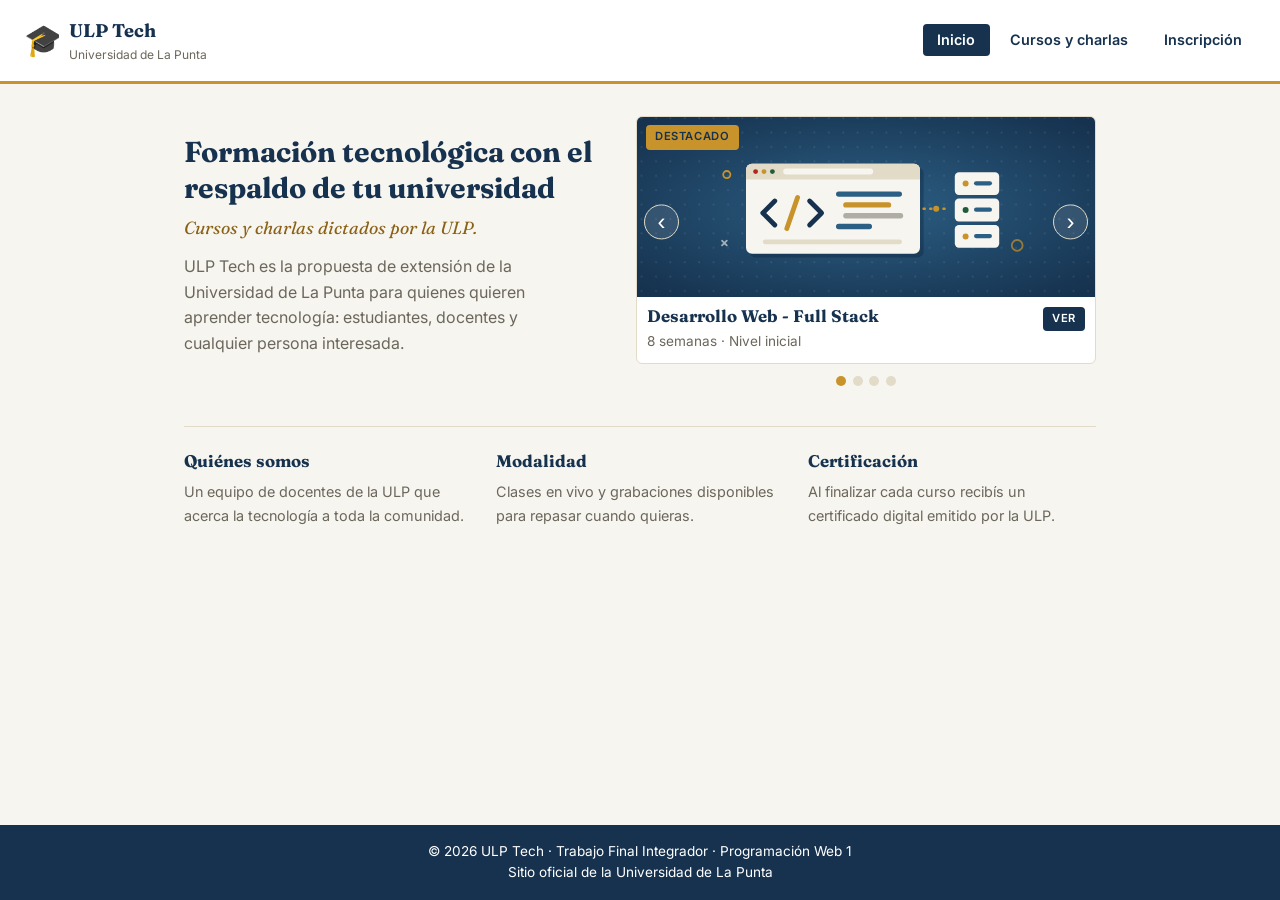
<file: index.html>
<!DOCTYPE html>
<html lang="es">

<head>
    <meta charset="UTF-8">
    <meta name="viewport" content="width=device-width, initial-scale=1.0">
    <title>ULP Tech | Inicio</title>
    <link rel="preconnect" href="https://fonts.googleapis.com">
    <link rel="preconnect" href="https://fonts.gstatic.com" crossorigin>
    <link
        href="https://fonts.googleapis.com/css2?family=Fraunces:wght@500;600&family=Inter:wght@400;500;600&display=swap"
        rel="stylesheet">
    <link rel="stylesheet" href="css/estilos.css">
    <link rel="icon" href="img/favicon.svg" type="image/svg+xml">
    
    <script src="js/carrusel.js" defer></script>
    <script src="js/menu.js" defer></script>
</head>

<body>
    <header class="encabezado">
        <a class="marca" href="index.html">
            <img class="marca-icono" src="img/favicon.svg" alt="">
            <span class="marca-texto">
                <strong>ULP Tech</strong>
                <small>Universidad de La Punta</small>
            </span>
        </a>

        <button class="menu-boton" id="menu-boton" type="button" aria-label="Abrir menú" aria-expanded="false"
            aria-controls="menu-principal">
            ☰
        </button>

        <!-- Menú común a las 3 páginas: aria-current="page" marca la página activa -->
        <nav class="menu" id="menu-principal" aria-label="Menú principal">
            <ul>
                <li><a href="index.html" aria-current="page">Inicio</a></li>
                <li><a href="contenido.html">Cursos y charlas</a></li>
                <li><a href="contacto.html">Inscripción</a></li>
            </ul>
        </nav>
    </header>
    <main class="contenido-pagina">

        <section class="hero">
            <div class="hero-texto">
                <h1>Formación tecnológica con el respaldo de tu universidad</h1>
                <p class="eslogan">Cursos y charlas dictados por la ULP.</p>
                <p>ULP Tech es la propuesta de extensión de la Universidad de La Punta para quienes
                    quieren aprender tecnología: estudiantes, docentes y cualquier persona interesada.</p>
            </div>

            <!-- Carrusel: el contenido inicial coincide con el primer curso de carrusel.js, así la página se ve completa antes de que cargue el JS -->
            <section class="carrusel" aria-label="Cursos destacados">
                <div class="carrusel-visor">
                    <button class="carrusel-boton" id="btn-anterior" type="button"
                        aria-label="Curso anterior">‹</button>

                    <figure class="carrusel-figura">
                        <span id="carrusel-etiqueta" class="carrusel-etiqueta oculto"></span>
                        <img id="imagen-carrusel" src=""
                            alt="">
                        <figcaption>
                            <div class="carrusel-cabecera">
                                <h2 id="titulo-carrusel"></h2>
                                <a class="enlace-ver" id="enlace-ver" href="">VER</a>
                            </div>
                            <p id="descripcion-carrusel"></p>
                        </figcaption>
                    </figure>

                    <button class="carrusel-boton" id="btn-siguiente" type="button"
                        aria-label="Curso siguiente">›</button>
                </div>

                <!-- Los puntos indicadores los crea carrusel.js con createElement() -->
                <div class="carrusel-indicadores" id="indicadores-carrusel" aria-hidden="true"></div>
            </section>
        </section>

        <section class="tarjetas">
            <article class="tarjeta">
                <h2>Quiénes somos</h2>
                <p>Un equipo de docentes de la ULP que acerca la tecnología a toda la comunidad.</p>
            </article>
            <article class="tarjeta">
                <h2>Modalidad</h2>
                <p>Clases en vivo y grabaciones disponibles para repasar cuando quieras.</p>
            </article>
            <article class="tarjeta">
                <h2>Certificación</h2>
                <p>Al finalizar cada curso recibís un certificado digital emitido por la ULP.</p>
            </article>
        </section>

    </main>
    <footer class="pie">
        <p>© 2026 ULP Tech · Trabajo Final Integrador · Programación Web 1</p>
        <p><a href="https://www.ulp.edu.ar" target="_blank" rel="noopener">Sitio oficial de la Universidad de La
                Punta</a></p>
    </footer>
</body>

</html>
</file>
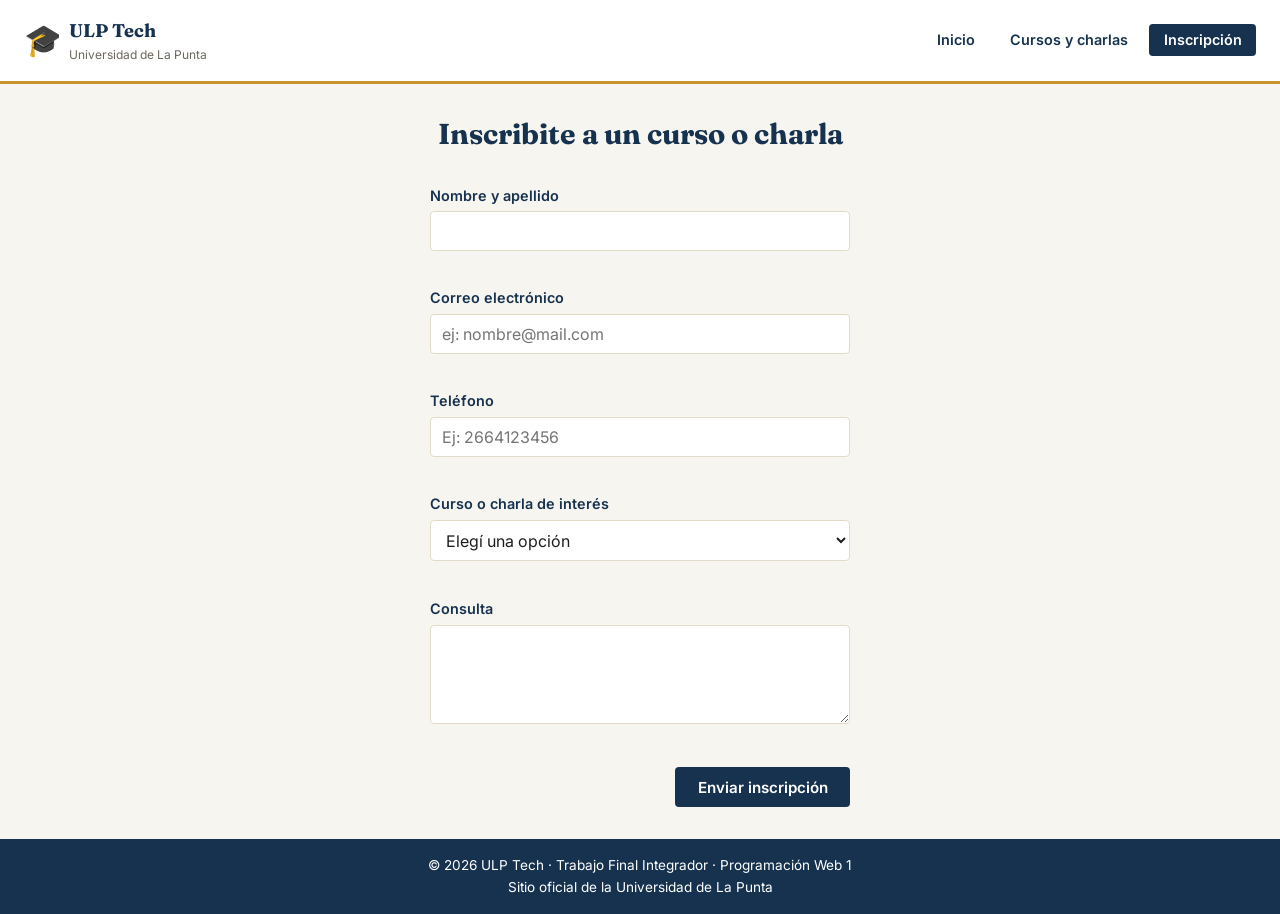
<file: contacto.html>
<!DOCTYPE html>
<html lang="es">

<head>
    <meta charset="UTF-8">
    <meta name="viewport" content="width=device-width, initial-scale=1.0">
    <title>ULP Tech | Inscripción</title>
    <link rel="preconnect" href="https://fonts.googleapis.com">
    <link rel="preconnect" href="https://fonts.gstatic.com" crossorigin>
    <link
        href="https://fonts.googleapis.com/css2?family=Fraunces:wght@500;600&family=Inter:wght@400;500;600&display=swap"
        rel="stylesheet">
    <link rel="stylesheet" href="css/estilos.css">
    <link rel="icon" href="img/favicon.svg" type="image/svg+xml">
    <script src="js/contacto.js" defer></script>
    <script src="js/menu.js" defer></script>
</head>

<body>
    <header class="encabezado">
        <a class="marca" href="index.html">
            <img class="marca-icono" src="img/favicon.svg" alt="">
            <span class="marca-texto">
                <strong>ULP Tech</strong>
                <small>Universidad de La Punta</small>
            </span>
        </a>

        <button class="menu-boton" id="menu-boton" type="button" aria-label="Abrir menú" aria-expanded="false"
            aria-controls="menu-principal">
            ☰
        </button>

        <!-- Menú común a las 3 páginas: aria-current="page" marca la página activa -->
        <nav class="menu" id="menu-principal" aria-label="Menú principal">
            <ul>
                <li><a href="index.html">Inicio</a></li>
                <li><a href="contenido.html">Cursos y charlas</a></li>
                <li><a href="contacto.html" aria-current="page">Inscripción</a></li>
            </ul>
        </nav>
    </header>
    <main class="contenido-pagina">

        <div class="contenedor-formulario">
            <h1>Inscribite a un curso o charla</h1>

            <!-- novalidate: desactiva los avisos del navegador porque la validación la hace contacto.js -->
            <form id="form-contacto" novalidate>

                <!-- Cada label se asocia a su campo con for = id; el small debajo muestra el error que escribe contacto.js -->
                <div class="campo">
                    <label for="nombre">Nombre y apellido</label>
                    <input type="text" id="nombre" name="nombre" maxlength="50" autocomplete="name" required>
                    <small class="mensaje-error" id="error-nombre"></small>
                </div>

                <div class="campo">
                    <label for="correo">Correo electrónico</label>
                    <input type="email" id="correo" name="correo" maxlength="100" autocomplete="email"
                        placeholder="ej: nombre@mail.com" required>
                    <small class="mensaje-error" id="error-correo"></small>
                </div>

                <div class="campo">
                    <label for="telefono">Teléfono</label>
                    <input type="tel" id="telefono" name="telefono" maxlength="20" autocomplete="tel"
                        placeholder="Ej: 2664123456" required>
                    <small class="mensaje-error" id="error-telefono"></small>
                </div>

                <div class="campo">
                    <label for="curso">Curso o charla de interés</label>
                    <!-- optgroup agrupa las opciones en Cursos y Charlas; los títulos de grupo no se pueden elegir -->
                    <select id="curso" name="curso" required>
                        <option value="">Elegí una opción</option>
                        <optgroup label="Cursos">
                            <option value="web">Desarrollo Web - Full Stack</option>
                            <option value="datos">Análisis de datos con Python</option>
                        </optgroup>
                        <optgroup label="Charlas">
                            <option value="ia">IA aplicada</option>
                            <option value="testing">Testing de software</option>
                        </optgroup>
                    </select>
                    <small class="mensaje-error" id="error-curso"></small>
                </div>

                <div class="campo">
                    <label for="mensaje">Consulta</label>
                    <textarea id="mensaje" name="mensaje" rows="4" maxlength="300" required></textarea>
                    <small class="mensaje-error" id="error-mensaje"></small>
                </div>

                <button class="boton" type="submit">Enviar inscripción</button>
            </form>

            <!-- Acá contacto.js agrega el resumen de los datos enviados -->
            <div id="mensaje-respuesta" aria-live="polite"></div>
        </div>
    </main>
    <footer class="pie">
        <p>© 2026 ULP Tech · Trabajo Final Integrador · Programación Web 1</p>
        <p><a href="https://www.ulp.edu.ar" target="_blank" rel="noopener">Sitio oficial de la Universidad de La
                Punta</a></p>
    </footer>
</body>

</html>
</file>
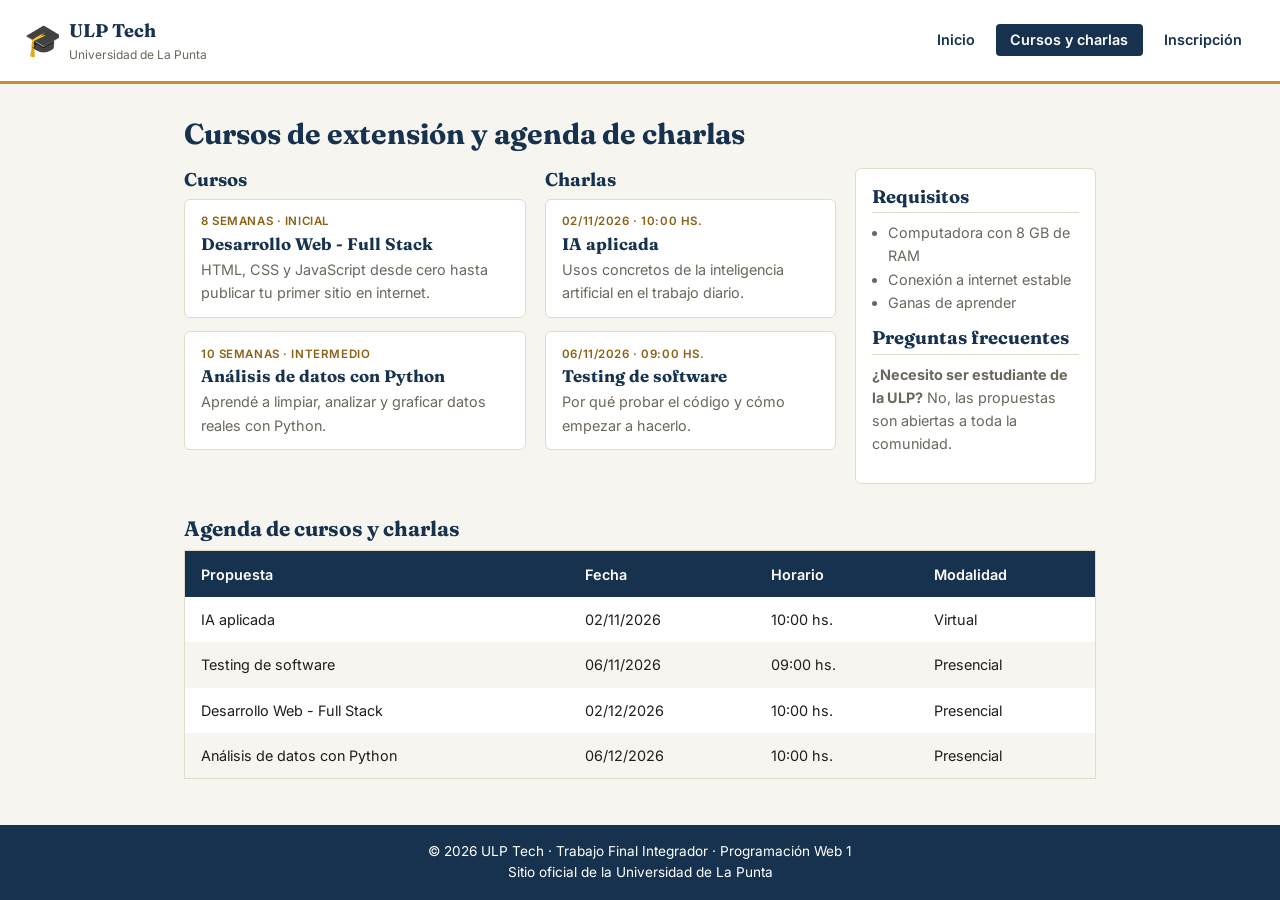
<file: contenido.html>
<!DOCTYPE html>
<html lang="es">

<head>
    <meta charset="UTF-8">
    <meta name="viewport" content="width=device-width, initial-scale=1.0">
    <title>ULP Tech | Cursos y charlas</title>
    <link rel="preconnect" href="https://fonts.googleapis.com">
    <link rel="preconnect" href="https://fonts.gstatic.com" crossorigin>
    <link
        href="https://fonts.googleapis.com/css2?family=Fraunces:wght@500;600&family=Inter:wght@400;500;600&display=swap"
        rel="stylesheet">
    <link rel="stylesheet" href="css/estilos.css">
    <link rel="icon" href="img/favicon.svg" type="image/svg+xml">
    <script src="js/menu.js" defer></script>
</head>

<body>
    <header class="encabezado">
        <a class="marca" href="index.html">
            <img class="marca-icono" src="img/favicon.svg" alt="">
            <span class="marca-texto">
                <strong>ULP Tech</strong>
                <small>Universidad de La Punta</small>
            </span>
        </a>

        <button class="menu-boton" id="menu-boton" type="button" aria-label="Abrir menú" aria-expanded="false"
            aria-controls="menu-principal">
            ☰
        </button>

        <!-- Menú común a las 3 páginas: aria-current="page" marca la página activa -->
        <nav class="menu" id="menu-principal" aria-label="Menú principal">
            <ul>
                <li><a href="index.html">Inicio</a></li>
                <li><a href="contenido.html" aria-current="page">Cursos y charlas</a></li>
                <li><a href="contacto.html">Inscripción</a></li>
            </ul>
        </nav>
    </header>
    <main class="contenido-pagina">

        <h1>Cursos de extensión y agenda de charlas</h1>

        <!-- Tres columnas con Flexbox: cursos, charlas e información. Los id de las tarjetas son los destinos del botón VER del carrusel -->
        <div class="columnas">
            <section class="columna columna-cursos">
                <h2>Cursos</h2>
                <article class="tarjeta-mini" id="fullstack">
                    <p class="etiqueta">8 semanas · inicial</p>
                    <h3><a class="tarjeta-enlace" href="contacto.html">Desarrollo Web - Full Stack</a></h3>
                    <p>HTML, CSS y JavaScript desde cero hasta publicar tu primer sitio en internet.</p>
                </article>
                <article class="tarjeta-mini" id="python-datos">
                    <p class="etiqueta">10 semanas · intermedio</p>
                    <h3><a class="tarjeta-enlace" href="contacto.html">Análisis de datos con Python</a></h3>
                    <p>Aprendé a limpiar, analizar y graficar datos reales con Python.</p>
                </article>
            </section>

            <section class="columna columna-charlas">
                <h2>Charlas</h2>
                <article class="tarjeta-mini" id="ia-aplicada">
                    <p class="etiqueta">02/11/2026 · 10:00 hs.</p>
                    <h3><a class="tarjeta-enlace" href="contacto.html">IA aplicada</a></h3>
                    <p>Usos concretos de la inteligencia artificial en el trabajo diario.</p>
                </article>
                <article class="tarjeta-mini" id="testing">
                    <p class="etiqueta">06/11/2026 · 09:00 hs.</p>
                    <h3><a class="tarjeta-enlace" href="contacto.html">Testing de software</a></h3>
                    <p>Por qué probar el código y cómo empezar a hacerlo.</p>
                </article>
            </section>

            <aside class="columna columna-info">
                <h2>Requisitos</h2>
                <ul>
                    <li>Computadora con 8 GB de RAM</li>
                    <li>Conexión a internet estable</li>
                    <li>Ganas de aprender</li>
                </ul>
                <h2>Preguntas frecuentes</h2>
                <p><strong>¿Necesito ser estudiante de la ULP?</strong> No, las propuestas son abiertas a toda la
                    comunidad.</p>
            </aside>
        </div>

        <!-- Agenda: data-label da la etiqueta que muestra cada celda en la vista mobile -->
        <section class="agenda">
            <h2>Agenda de cursos y charlas</h2>
            <table>
                <thead>
                    <tr>
                        <th>Propuesta</th>
                        <th>Fecha</th>
                        <th>Horario</th>
                        <th>Modalidad</th>
                    </tr>
                </thead>
                <tbody>
                    <tr>
                        <td data-label="Propuesta">IA aplicada</td>
                        <td data-label="Fecha">02/11/2026</td>
                        <td data-label="Horario">10:00 hs.</td>
                        <td data-label="Modalidad">Virtual</td>
                    </tr>
                    <tr>
                        <td data-label="Propuesta">Testing de software</td>
                        <td data-label="Fecha">06/11/2026</td>
                        <td data-label="Horario">09:00 hs.</td>
                        <td data-label="Modalidad">Presencial</td>
                    </tr>
                    <tr>
                        <td data-label="Propuesta">Desarrollo Web - Full Stack</td>
                        <td data-label="Fecha">02/12/2026</td>
                        <td data-label="Horario">10:00 hs.</td>
                        <td data-label="Modalidad">Presencial</td>
                    </tr>
                    <tr>
                        <td data-label="Propuesta">Análisis de datos con Python</td>
                        <td data-label="Fecha">06/12/2026</td>
                        <td data-label="Horario">10:00 hs.</td>
                        <td data-label="Modalidad">Presencial</td>
                    </tr>
                </tbody>
            </table>
        </section>
    </main>
    <footer class="pie">
        <p>© 2026 ULP Tech · Trabajo Final Integrador · Programación Web 1</p>
        <p><a href="https://www.ulp.edu.ar" target="_blank" rel="noopener">Sitio oficial de la Universidad de La
                Punta</a></p>
    </footer>
</body>

</html>
</file>
<file: css/estilos.css>
/* ===== 1. VARIABLES ===== */
:root {
    /* Colores */
    --azul: #16324F;
    --azul-claro: #2C5F84;
    --dorado: #C8932A;
    --dorado-texto: #8A6116;
    --fondo: #F7F5EF;
    --fondo-claro: #ede9e2;
    --blanco: #FFFFFF;
    --texto: #1E1E1E;
    --texto-suave: #6B675C;
    --borde: #E1DBC8;
    --verde: #205C3B;
    --verde-claro: #EAF3EC;
    --rojo: #B3261E;

    /* Tipografías */
    --fuente-titulos: "Fraunces", Georgia, serif;
    --fuente-texto: "Inter", Arial, sans-serif;

    /* Espacio */
    --espacio-m: 1rem;

    /* Bordes */
    --radio: 6px;
    --linea: 1px solid var(--borde);

    /* Medidas */
    --ancho-maximo: 960px;
}

/* ===== 2. RESET ===== */
* {
    margin: 0;
    padding: 0;
    box-sizing: border-box;
}

img {
    display: block;
    max-width: 100%;
}

body {
    font-family: var(--fuente-texto);
    color: var(--texto);
    background-color: var(--fondo);
    line-height: 1.6;
    min-height: 100vh;
    display: flex;
    flex-direction: column;
}

h1,
h2,
h3 {
    font-family: var(--fuente-titulos);
    color: var(--azul);
    line-height: 1.25;
    margin-bottom: 0.5rem;
}

h1 {
    font-size: 1.8rem;
}

h2 {
    font-size: 1.3rem;
}

h3 {
    font-size: 1.05rem;
}

p {
    margin-bottom: 0.75rem;
}

a {
    color: var(--azul-claro);
}

a:focus-visible,
button:focus-visible {
    outline: 3px solid var(--dorado);
    outline-offset: 2px;
}


/* ===== 3. ESTRUCTURA COMÚN: ENCABEZADO, MENÚ Y PIE (igual en las 3 páginas) ===== */

.encabezado {
    display: flex;
    justify-content: space-between;
    align-items: center;
    flex-wrap: nowrap;
    gap: 1rem;
    padding: 1rem 1.5rem;
    background-color: var(--blanco);
    border-bottom: 3px solid var(--dorado);
}

.marca {
    display: flex;
    align-items: center;
    gap: 0.6rem;
    text-decoration: none;
}

.marca-icono {
    width: 2.2rem;
    height: 2.2rem;
}

.marca-texto strong {
    display: block;
    font-family: var(--fuente-titulos);
    font-size: 1.15rem;
    color: var(--azul);
}

.marca-texto small {
    display: block;
    font-size: 0.75rem;
    color: var(--texto-suave);
}

.menu ul {
    display: flex;
    flex-wrap: wrap;
    gap: 0.4rem;
    list-style: none;
}

.menu a {
    text-decoration: none;
    padding: 0.45rem 0.9rem;
    border-radius: 4px;
    font-size: 0.9rem;
    font-weight: 600;
    color: var(--azul);
}

.menu a:hover {
    background-color: var(--fondo);
}

/* Página activa: el HTML marca su enlace con aria-current="page" y acá se le da el estilo */
.menu a[aria-current="page"] {
    background-color: var(--azul);
    color: var(--blanco);
}

.pie {
    background-color: var(--azul);
    color: var(--blanco);
    text-align: center;
    padding: 1rem;
    font-size: 0.85rem;
}

.pie p {
    margin-bottom: 0;
}

.pie p a {
    text-decoration: none;
    color: var(--blanco);
}

.pie p a:hover {
    color: var(--dorado);
}

/* Contenedor central: limita el ancho del contenido en todas las páginas */
.contenido-pagina {
    flex: 1;
    width: 100%;
    max-width: var(--ancho-maximo);
    margin: 0 auto;
    padding: 2rem 1.5rem;
}



/* ===== 4. INICIO: HERO, CARRUSEL Y TARJETAS ===== */

.hero {
    display: flex;
    flex-wrap: wrap;
    align-items: center;
    gap: 2rem;
}

.hero-texto {
    flex: 1 1 260px;
    /* crece, se achica y parte de un ancho base de 260px */
}

.hero-texto p {
    color: var(--texto-suave);
    max-width: 40ch;
}

.hero-texto .eslogan {
    font-family: var(--fuente-titulos);
    font-style: italic;
    font-size: 1.1rem;
    color: var(--dorado-texto);
}

.carrusel {
    flex: 1 1 300px;
}

/* position: relative sirve de referencia para ubicar los botones y la etiqueta encima de la imagen */
.carrusel-visor {
    display: flex;
    align-items: center;
    gap: 0.5rem;
    position: relative;
}

.carrusel-figura {
    flex: 1;
    min-width: 0;
    background-color: var(--blanco);
    border: 1px solid var(--borde);
    border-radius: 6px;
    overflow: hidden;
}

.carrusel-cabecera {
    display: flex;
    justify-content: space-between;
    align-items: baseline;
    gap: 0.5rem;
}

/* Clase que usa carrusel.js para ocultar la etiqueta cuando el curso no tiene */
.oculto {
    display: none;
}

.carrusel-etiqueta {
    position: absolute;
    top: 0.6rem;
    left: 0.6rem;
    z-index: 1;
    color: var(--azul);
    background-color: var(--dorado);
    padding: 0.2rem 0.6rem;
    border-radius: 4px;
    font-size: 0.7rem;
    font-weight: 600;
    text-transform: uppercase;
    letter-spacing: 0.05em;
    white-space: nowrap;
}

.carrusel-figura img {
    width: 100%;
    height: 180px;
    object-fit: cover;
}

.carrusel-figura figcaption {
    padding: 0.6rem;
}

.carrusel-figura h2 {
    font-size: 1.05rem;
    margin-bottom: 0.2rem;
}

.carrusel-figura p {
    font-size: 0.85rem;
    color: var(--texto-suave);
    margin-bottom: 0;
}

/* Botones del carrusel: position absolute los ubica sobre la imagen, a los costados */
.carrusel-boton {
    width: 2.2rem;
    height: 2.2rem;
    border: 1px solid var(--borde);
    border-radius: 50%;
    background-color: rgba(255, 255, 255, 0.1);
    color: var(--blanco);
    font-size: 1.5rem;
    line-height: 1;
    cursor: pointer;
    flex-shrink: 0;
    position: absolute;
    transform: translateY(-50%);
    z-index: 1;
}

#btn-anterior {
    left: 0.5rem;
}

#btn-siguiente {
    right: 0.5rem;
}

.carrusel-boton:hover {
    background-color: rgba(22, 50, 79, 0.8);
    color: var(--blanco);
}

.carrusel-indicadores {
    display: flex;
    justify-content: center;
    gap: 0.4rem;
    margin-top: 0.8rem;
}

.punto {
    width: 10px;
    height: 10px;
    border-radius: 50%;
    background-color: var(--borde);
}

/* Punto del curso visible: la clase activo la pone carrusel.js */
.punto.activo {
    background-color: var(--dorado);
}

.tarjetas {
    display: flex;
    flex-wrap: wrap;
    gap: 1.5rem;
    margin-top: 2.5rem;
    padding-top: 1.5rem;
    border-top: 1px solid var(--borde);
}

.tarjeta {
    flex: 1 1 200px;
}

.tarjeta h2 {
    font-size: 1.05rem;
}

.tarjeta p {
    font-size: 0.9rem;
    color: var(--texto-suave);
}

/* ===== 5. CURSOS Y CHARLAS: TRES COLUMNAS CON FLEXBOX ===== */

.columnas {
    display: flex;
    flex-wrap: wrap;
    align-items: flex-start;
    gap: 1.2rem;
    margin-top: 1rem;
}

/* flex: crecimiento, encogimiento y ancho base. La columna de cursos crece el doble que la de información; con flex-wrap, las columnas se apilan cuando no entran */

.columna-cursos {
    flex: 2 1 220px;
}

.columna-charlas {
    flex: 1.5 1 200px;
}

.columna-info {
    flex: 1 1 180px;
    background-color: var(--blanco);
    border: 1px solid var(--borde);
    border-radius: 6px;
    padding: 1rem;
}

.columna h2 {
    font-size: 1.15rem;
}

.columna-info h2 {
    font-size: 1.15rem;
    padding-bottom: 0.3rem;
    border-bottom: 1px solid var(--borde);
}

.columna-info ul {
    padding-left: 1rem;
    font-size: 0.9rem;
    padding-bottom: 0.8rem;
    color: var(--texto-suave);
}

.columna-info p {
    font-size: 0.9rem;
    color: var(--texto-suave);
}

.tarjeta-mini {
    background-color: var(--blanco);
    border: 1px solid var(--borde);
    border-radius: 6px;
    padding: 0.8rem 1rem;
    margin-bottom: 0.8rem;
    position: relative;
}

.tarjeta-mini:hover,
.etiqueta-mini:focus-within {
    border-color: var(--azul-claro);
}

/* El enlace toma el estilo del título: no se ve azul ni subrayado */
.tarjeta-enlace {
    color: inherit;
    text-decoration: none;
}

/* El ::after del enlace cubre toda la tarjeta: se puede hacer click en cualquier parte */
.tarjeta-enlace::after {
    content: "";
    position: absolute;
    inset: 0;
}

/* Al llegar con tab, se resalta la tarjeta entera en lugar de sólo el título */
.tarjeta-enlace:focus-visible {
    outline: none;
}

.tarjeta-mini:focus-within {
    box-shadow: 0 0 0 2px var(--azul-claro);
}

.tarjeta-mini .etiqueta {
    font-size: 0.72rem;
    font-weight: 600;
    color: var(--dorado-texto);
    text-transform: uppercase;
    letter-spacing: 0.05em;
    margin-bottom: 0.2rem;
}

.tarjeta-mini h3 {
    margin-bottom: 0.2rem;
}

.tarjeta-mini p {
    font-size: 0.9rem;
    color: var(--texto-suave);
    margin-bottom: 0;
}

/* :target resalta la tarjeta cuyo id coincide con el # de la URL, es decir, a la que se llega con el botón VER del carrusel */
.tarjeta-mini:target {
    border-color: var(--dorado);
    box-shadow: 0 0 0 1.5px var(--dorado);
    background-color: var(--fondo-claro);
}

.enlace-ver {
    text-decoration: none;
    color: var(--blanco);
    background-color: var(--azul);
    padding: 0.2rem 0.6rem;
    border-radius: 4px;
    font-size: 0.7rem;
    font-weight: 600;
    text-transform: uppercase;
    letter-spacing: 0.05em;
    white-space: nowrap;
}

.enlace-ver:hover {
    background-color: var(--azul-claro);
}

/* Agenda de cursos y charlas (en escritorio se ve como tabla) */
.agenda {
    margin-top: 2rem;
    overflow-x: auto;
}

.agenda table {
    width: 100%;
    border-collapse: collapse;
    background-color: var(--blanco);
    border: 1px solid var(--borde);
    font-size: 0.9rem;
}

.agenda th,
.agenda td {
    padding: 0.7rem 1rem;
    text-align: left;
}

.agenda thead th {
    background-color: var(--azul);
    color: var(--blanco);
    font-weight: 600;
}

.agenda tbody tr:nth-child(even) {
    background-color: var(--fondo);
}


/* ===== 6. FORMULARIO DE INSCRIPCIÓN ===== */

.contenedor-formulario {
    max-width: 420px;
    margin: 0 auto;
}

.contenedor-formulario h1 {
    margin-bottom: 2rem;
    text-align: center;
}

.campo {
    margin-bottom: 1rem;
}

.campo label {
    display: block;
    font-size: 0.9rem;
    font-weight: 600;
    color: var(--azul);
    margin-bottom: 0.3rem;
}

.campo input,
.campo textarea,
.campo select {
    width: 100%;
    padding: 0.55rem 0.7rem;
    border: 1px solid var(--borde);
    border-radius: 4px;
    background-color: var(--blanco);
    font-family: inherit;
    font-size: 1rem;
    color: inherit;
}

.campo textarea {
    resize: vertical;
}

.campo input:focus,
.campo textarea:focus,
.campo select:focus {
    outline: none;
    border-color: var(--azul-claro);
    box-shadow: 0 0 0 3px rgba(44, 95, 132, 0.25);
}

/* Estados de error: contacto.js agrega y quita la clase campo-invalido */
.campo .campo-invalido {
    border-color: var(--rojo);
}

.mensaje-error {
    display: block;
    min-height: 1.2em;
    margin-top: 0.25rem;
    font-size: 0.8rem;
    color: var(--rojo);
}

.boton {
    padding: 0.65rem 1.4rem;
    border: none;
    border-radius: 4px;
    background-color: var(--azul);
    color: var(--blanco);
    font-family: inherit;
    font-size: 0.95rem;
    font-weight: 600;
    cursor: pointer;
}

#form-contacto .boton {
    display: block;
    margin-left: auto;
}

.boton:hover {
    background-color: var(--azul-claro);
}

/* Resumen que crea contacto.js con createElement() al enviar */
.confirmacion {
    margin-top: 1.5rem;
    padding: 1rem 1.2rem;
    background-color: var(--verde-claro);
    border: 1px solid var(--verde);
    border-radius: 6px;
    color: var(--verde);
}

.confirmacion h2 {
    font-size: 1.05rem;
    color: var(--verde);
}

.confirmacion ul {
    list-style: none;
    font-size: 0.9rem;
}

/* ===== 7. RESPONSIVE: MENÚ HAMBURGUESA Y TABLA (pantallas de hasta 600px) ===== */
.menu-boton {
    display: none;
}

@media (max-width: 600px) {
    .encabezado {
        flex-wrap: wrap;
        padding: 1rem;
    }

    .menu-boton {
        display: block;
        margin-left: auto;
        padding: 0.3rem 0.6rem;
        border: 1px solid var(--borde);
        border-radius: 4px;
        background-color: var(--blanco);
        color: var(--azul);
        font-size: 1.8rem;
        line-height: 1;
        cursor: pointer;
    }

    /* En mobile el menú se oculta y se muestra solo cuando menu.js le agrega la clase "abierto" */
    .menu {
        display: none;
        width: 100%;
        margin-top: var(--espacio-m);
    }

    .menu.abierto {
        display: block;
    }

    .menu ul {
        flex-direction: column;
        gap: 0.5rem;
    }

    .menu a {
        display: block;
        padding: 0.7rem;
        text-align: center;
        background-color: var(--fondo);
        border: var(--linea);
        border-radius: var(--radio);
    }

    /* Agenda: la tabla se transforma en tarjetas, una por fila */
    .agenda thead {
        display: none;
    }

    .agenda table,
    .agenda tbody,
    .agenda tr,
    .agenda td {
        display: block;
        width: 100%;
    }

    .agenda table {
        border: none;
        background-color: transparent;
    }

    .agenda tr {
        margin-bottom: var(--espacio-m);
        border: var(--linea);
        border-radius: var(--radio);
        background-color: var(--blanco);
        overflow: hidden;
    }

    .agenda td {
        display: flex;
        justify-content: space-between;
        gap: var(--espacio-m);
        padding: 0.6rem 1rem;
        border-bottom: var(--linea);
    }

    .agenda td:last-child {
        border-bottom: none;
    }

    /* Cada celda muestra su etiqueta tomada del atributo data-label del HTML */
    .agenda td::before {
        content: attr(data-label);
        font-weight: 600;
        color: var(--azul);
    }

    .agenda td:first-child {
        background-color: var(--azul);
        color: var(--blanco);
        font-family: var(--fuente-titulos);
        font-size: 1rem;
    }

    .agenda td:first-child::before {
        content: none;
    }
}
</file>
